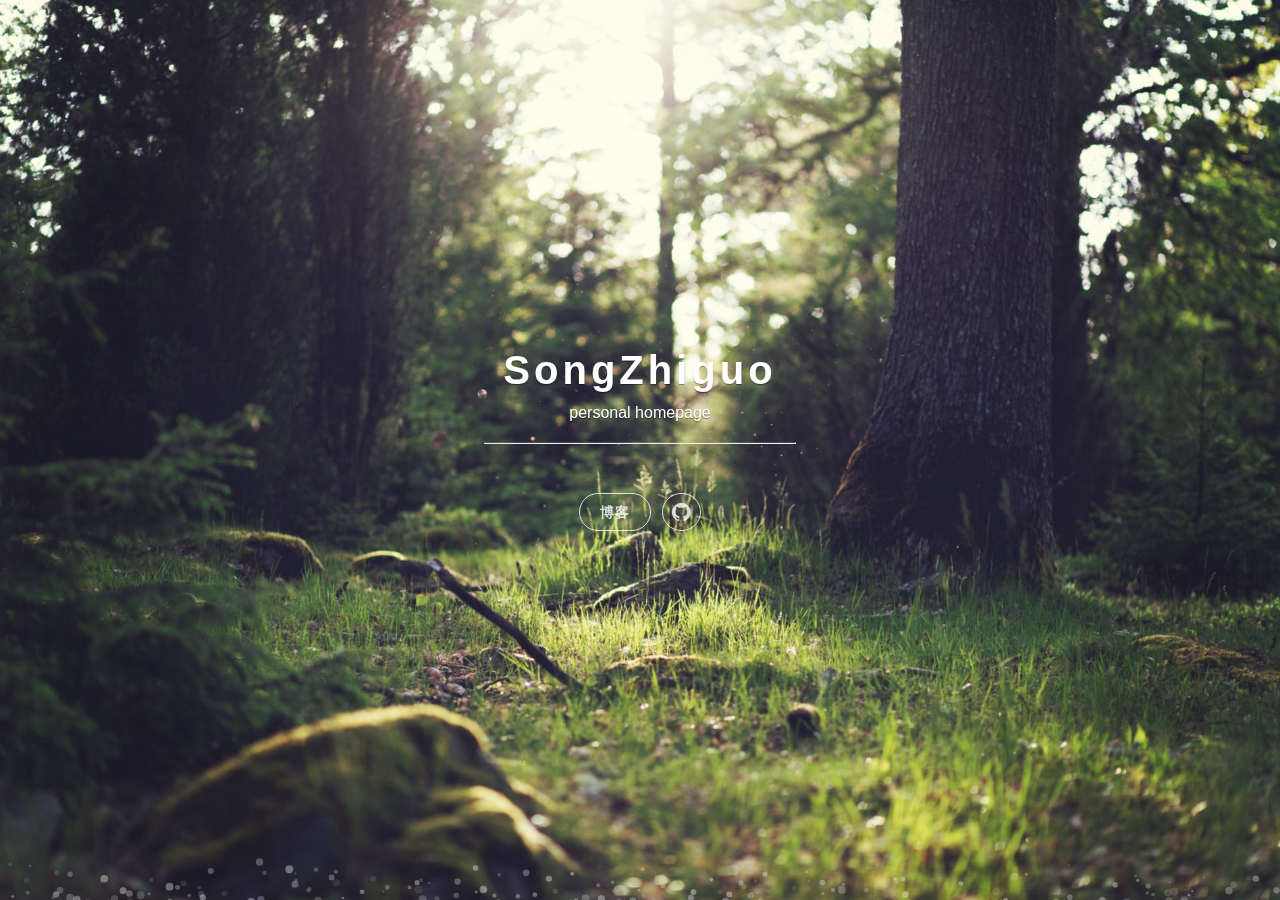
<file: index.html>
<!DOCTYPE html>
<html>

<head>
    <title>Song Zhiguo</title>
    <meta http-equiv="Content-Type" content="text/html; charset=UTF-8">
    <meta name="viewport" content="initial-scale=1, maximum-scale=1, user-scalable=no">
    <link rel="shortcut icon" type="image/x-icon" href="/favicon.ico?v=2.6.0">
    <link rel="stylesheet" href="./lib/css/animate.css">
    <style>
        @font-face {
            font-family: "foundation-icons";
            src: url("./lib/fonts/foundation-icons.eot");
            src: url("./lib/fonts/foundation-icons.eot?#iefix") format("embedded-opentype"), url("./lib/fonts/foundation-icons.woff") format("woff"), url("./lib/fonts/foundation-icons.ttf") format("truetype"), url("./lib/fonts/foundation-icons.svg#fontcustom") format("svg");
            font-weight: normal;
            font-style: normal
        }

        .icon:before {
            font-family: "foundation-icons";
            font-style: normal;
            font-weight: normal;
            font-variant: normal;
            text-transform: none;
            line-height: 1;
            -webkit-font-smoothing: antialiased;
            display: inline-block;
            text-decoration: inherit
        }

        .icon-list:before {
            content: "\f169"
        }

        .icon-social-github:before {
            content: "\f1c9"
        }

        .icon-x-circle:before {
            content: "\f216"
        }

        body {
            font-family: "Raleway", Verdana, sans-serif, 宋体, serif, "Droid Serif", Helvetica Neue, Helvetica, Arial;
            font-size: 1em;
            color: #666
        }

        h1 {
            margin-top: 0;
            font-size: 3.2em;
            line-height: 1.2em;
            letter-spacing: .05em
        }

        ol li,
        ul li {
            margin: 0 0 .2em 0;
            line-height: 1.6em
        }

        a {
            text-decoration: none;
            color: #069
        }

        .hidden {
            display: none!important
        }

        #wrapper {
            z-index: 1;
            position: absolute;
            left: 0;
            top: 0;
            width: 100%;
            height: 100%;
            overflow: hidden;
            background-image: url(./images/bg.jpg);
            background-size: cover;
            background-position: center center
        }

        #canvas {
            z-index: 1;
            position: absolute;
            left: 0;
            top: 0
        }

        .wrapper-main {
            display: table;
            width: 100%;
            height: 100%
        }

        .wrapper-main-inner {
            display: table-cell;
            vertical-align: middle;
            position: relative;
            z-index: 800;
            padding: 0 60px
        }

        .wrapper-inverted {
            font-weight: 100;
            text-align: center;
            color: #FFF;
            text-shadow: 0 1px 1px rgba(0, 0, 0, 0.4)
        }

        .wrapper-main-content {
            max-width: 620px;
            margin: 0 auto
        }

        .wrapper-title {
            margin: 0 0 10px 0;
            font-size: 2.5em;
            letter-spacing: 4px;
            color: #FFF
        }

        @media(max-width:1100px) {
            .wrapper-title {
                font-size: 2em;
                margin-bottom: 10px
            }
        }

        .wrapper-cover__divider {
            width: 50%;
            margin: 20px auto;
            border-top: 1px solid rgba(255, 255, 255, 0.14)
        }

        .cover-navigation {
            margin-top: 10px
        }

        nav {
            display: inline-block;
            position: relative;
        }

        .navigation {
            float: left;
            position: relative;
            padding: 0;
            list-style-type: none
        }

        .navigation__item {
            display: inline-block;
            margin: 3px 3px;
            line-height: 1em
        }

        .navigation__item a {
            display: block;
            position: relative;
            border-color: #FFF;
            color: #FFF;
            opacity: .8;
            padding: 10px 20px;
            border: 1px solid #fff;
            border-radius: 20px;
            font-size: .9em;
            font-weight: bold;
            letter-spacing: 1px;
            text-shadow: none;
            -webkit-font-smoothing: antialiased
        }

        .navigation--social a {
            padding: 6px 8px 6px 9px
        }

        .navigation--social a .label {
            display: none
        }

        .label {
            position: relative;
            display: inline-block;
            padding: 8px 18px 9px 18px;
            background: #069;
            border-radius: 3px;
            text-align: center;
            color: #FFF
        }

        .navigation--social a .icon {
            display: block;
            font-size: 1.7em
        }

        .btn-mobile-menu {
            display: none;
            position: fixed;
            z-index: 9999;
            top: 0;
            right: 0;
            left: 0;
            width: 100%;
            height: 42px;
            background: rgba(13, 71, 77, 0.98);
            border-bottom: 1px solid rgba(255, 255, 255, 0.1);
            text-align: center
        }

        .btn-mobile-menu__icon,
        .btn-mobile-close__icon {
            position: relative;
            top: 3px;
            font-size: 36px;
            color: #FFF
        }

        @media(max-width:960px) {
            .navigation-wrapper {
                display: none;
                position: fixed;
                top: 42px;
                right: 0;
                left: 0;
                width: 100%;
                padding: 20px 0;
                background: rgba(51, 51, 51, 0.8);
                border-bottom: 1px solid rgba(255, 255, 255, 0.15)
            }
            .cover-navigation {
                display: block;
                position: relative;
                float: left;
                clear: left;
                width: 100%
            }
            .cover-navigation .navigation {
                display: block;
                width: 100%
            }
            .navigation__item {
                width: 100%;
                margin: 0 0 .4em 0
            }
            .cover-navigation .navigation li {
                width: 80%;
                margin-bottom: .4em
            }
            .cover-navigation.navigation--social .navigation li {
                display: inline-block;
                width: 25.8%
            }
            .btn-mobile-menu {
                display: block
            }
            .navigation-wrapper.visible {
                display: block
            }
        }
    </style>
</head>

<body>
    <span class="mobile btn-mobile-menu">
        <i class="icon icon-list btn-mobile-menu__icon"></i>
        <i class="icon icon-x-circle btn-mobile-close__icon hidden"></i>
    </span>
    <div id="wrapper">
        <div class="wrapper-main">
            <div class="wrapper-main-inner wrapper-inverted">
                <div class="wrapper-main-content">
                    <h1 class="wrapper-cover-title wrapper-title">SongZhiguo</h1>
                    <span>personal homepage</span>
                    <hr class="wrapper-cover__divider">
                    <div class="navigation-wrapper">
                        <nav class="cover-navigation cover-navigation--primary">
                            <ul class="navigation">
                                <li class="navigation__item">
                                    <a href="https://www.gosnails.pro/">博客</a>
                                </li>
                            </ul>
                        </nav>
                        <nav class="cover-navigation navigation--social">
                            <ul class="navigation">
                                <li class="navigation__item">
                                    <a href="https://github.com/Faustun">
                                        <i class="icon icon-social-github"></i>
                                        <span class="label">GitHub</span>
                                    </a>
                                </li>
                            </ul>
                        </nav>
                    </div>
                </div>
            </div>

        </div>
        <canvas id="canvas"></canvas>
    </div>
    <script src="./lib/js/jquery-3.2.1.min.js"></script>
    <script>
        (function () {
            var lastTime = 0;
            var vendors = ['ms', 'moz', 'webkit', 'o'];
            for (var x = 0; x < vendors.length && !window.requestAnimationFrame; ++x) {
                window.requestAnimationFrame = window[vendors[x] + 'RequestAnimationFrame'];
                window.cancelAnimationFrame = window[vendors[x] + 'CancelAnimationFrame']
                    || window[vendors[x] + 'CancelRequestAnimationFrame'];
            }

            if (!window.requestAnimationFrame)
                window.requestAnimationFrame = function (callback, element) {
                    var currTime = new Date().getTime();
                    var timeToCall = Math.max(0, 16 - (currTime - lastTime));
                    var id = window.setTimeout(function () { callback(currTime + timeToCall); },
                        timeToCall);
                    lastTime = currTime + timeToCall;
                    return id;
                };

            if (!window.cancelAnimationFrame)
                window.cancelAnimationFrame = function (id) {
                    clearTimeout(id);
                };
        }());
        (function () {

            var width, height, canvas, ctx, circles, target, animateHeader = true;

            // Main
            initHeader();
            addListeners();

            function initHeader() {
                width = window.innerWidth;
                height = window.innerHeight;
                target = { x: 0, y: height };

                canvas = document.getElementById('canvas');
                canvas.width = width;
                canvas.height = height;
                ctx = canvas.getContext('2d');

                // create particles
                circles = [];
                for (var x = 0; x < width * 0.5; x++) {
                    var c = new Circle();
                    circles.push(c);
                }
                animate();
            }

            // Event handling
            function addListeners() {
                window.addEventListener('scroll', scrollCheck);
                window.addEventListener('resize', resize);
            }

            function scrollCheck() {
                if (document.body.scrollTop > height) animateHeader = false;
                else animateHeader = true;
            }

            function resize() {
                width = window.innerWidth;
                height = window.innerHeight;
                canvas.width = width;
                canvas.height = height;
            }

            function animate() {
                if (animateHeader) {
                    ctx.clearRect(0, 0, width, height);
                    for (var i in circles) {
                        circles[i].draw();
                    }
                }
                requestAnimationFrame(animate);
            }

            // Canvas manipulation
            function Circle() {
                var _this = this;

                // constructor
                (function () {
                    _this.pos = {};
                    init();
                })();

                function init() {
                    _this.pos.x = Math.random() * width;
                    _this.pos.y = height + Math.random() * 100;
                    _this.alpha = 0.1 + Math.random() * 0.3;
                    _this.scale = 0.1 + Math.random() * 0.3;
                    _this.velocity = Math.random();
                }

                this.draw = function () {
                    if (_this.alpha <= 0) {
                        init();
                    }
                    _this.pos.y -= _this.velocity;
                    _this.alpha -= 0.0005;
                    ctx.beginPath();
                    ctx.arc(_this.pos.x, _this.pos.y, _this.scale * 10, 0, 2 * Math.PI, false);
                    ctx.fillStyle = 'rgba(255,255,255,' + _this.alpha + ')';
                    ctx.fill();
                };
            }

        })(); 
    </script>
    <script>
        $('.btn-mobile-menu').click(function () {
            $('.navigation-wrapper').toggleClass('visible animated fadeInDown');
            $('.btn-mobile-menu__icon').toggleClass('icon-list icon-x-circle animated fadeIn');
        });
        $('.navigation-wrapper .blog-button').click(function () {
            $('.btn-mobile-menu__icon').toggleClass('icon-list icon-x-circle animated fadeIn');
        });
    </script>
</body>

</html>
</file>
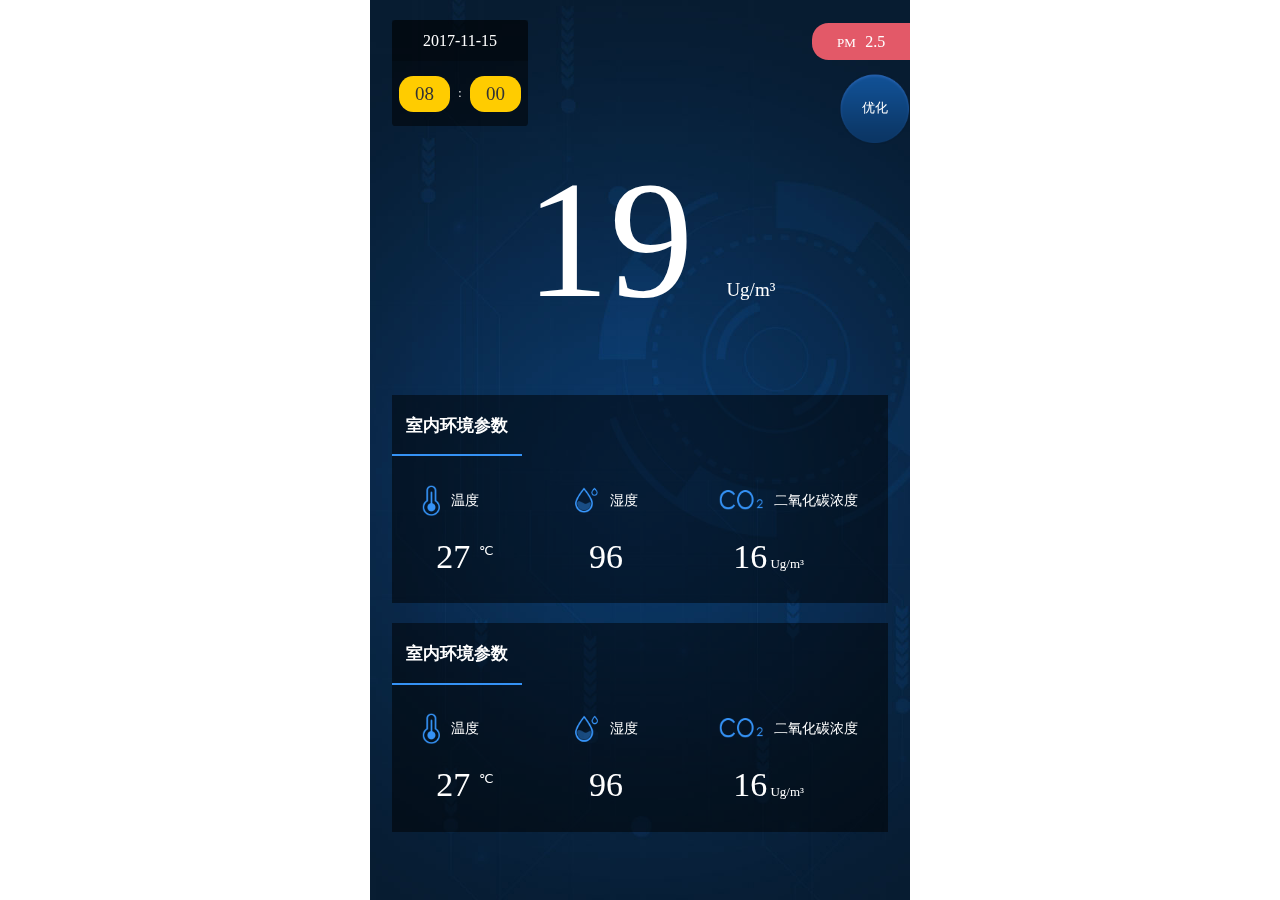
<file: view/weather/index.html>
<!DOCTYPE html>
<html lang="en">
<head>
    <meta charset="UTF-8">
    <meta name="viewport" content="width=device-width, initial-scale=1, maximum-scale=1, minimum-scale=1, user-scalable=no">
    <title>Title</title>
    <script>
        !function(a,b){function c(){var b=f.getBoundingClientRect().width;b/i>540&&(b=540*i);var c=b/10;f.style.fontSize=c+"px",k.rem=a.rem=c}var d,e=a.document,f=e.documentElement,g=e.querySelector('meta[name="viewport"]'),h=e.querySelector('meta[name="flexible"]'),i=0,j=0,k=b.flexible||(b.flexible={});if(g){console.warn("将根据已有的meta标签来设置缩放比例");var l=g.getAttribute("content").match(/initial\-scale=([\d\.]+)/);l&&(j=parseFloat(l[1]),i=parseInt(1/j))}else if(h){var m=h.getAttribute("content");if(m){var n=m.match(/initial\-dpr=([\d\.]+)/),o=m.match(/maximum\-dpr=([\d\.]+)/);n&&(i=parseFloat(n[1]),j=parseFloat((1/i).toFixed(2))),o&&(i=parseFloat(o[1]),j=parseFloat((1/i).toFixed(2)))}}if(!i&&!j){var p=(a.navigator.appVersion.match(/android/gi),a.navigator.appVersion.match(/iphone/gi)),q=a.devicePixelRatio;i=p?q>=3&&(!i||i>=3)?3:q>=2&&(!i||i>=2)?2:1:1,j=1/i}if(f.setAttribute("data-dpr",i),!g)if(g=e.createElement("meta"),g.setAttribute("name","viewport"),g.setAttribute("content","initial-scale="+j+", maximum-scale="+j+", minimum-scale="+j+", user-scalable=no"),f.firstElementChild)f.firstElementChild.appendChild(g);else{var r=e.createElement("div");r.appendChild(g),e.write(r.innerHTML)}a.addEventListener("resize",function(){clearTimeout(d),d=setTimeout(c,300)},!1),a.addEventListener("pageshow",function(a){a.persisted&&(clearTimeout(d),d=setTimeout(c,300))},!1),"complete"===e.readyState?e.body.style.fontSize=12*i+"px":e.addEventListener("DOMContentLoaded",function(){e.body.style.fontSize=12*i+"px"},!1),c(),k.dpr=a.dpr=i,k.refreshRem=c,k.rem2px=function(a){var b=parseFloat(a)*this.rem;return"string"==typeof a&&a.match(/rem$/)&&(b+="px"),b},k.px2rem=function(a){var b=parseFloat(a)/this.rem;return"string"==typeof a&&a.match(/px$/)&&(b+="rem"),b}}(window,window.lib||(window.lib={}));
    </script>
    <script src="./js/iscroll.js"></script>
    <script src="./js/Utils.js"></script>
    <script>
        var myScroll;

        function loaded () {
            myScroll = new IScroll('#wrapper',{ mouseWheel: true });
        }
        document.addEventListener('touchmove', function (e) { e.preventDefault(); }, isPassive() ? {
                capture: false,
                passive: false
            } : false);
    </script>
    <link rel="stylesheet" href="./css/normalize.css">
    <link rel="stylesheet" href="./css/main.css">
</head>
<body onload="loaded()">
    <div class="wrapper" id="wrapper">
        <div id="scroller">
            <div class="showy">
                <div class="showy-top">
                    <div class="showy-top-date">
                        <div class="showy-top-day">
                            2017-11-15
                        </div>
                        <div class="showy-top-hours">

                            <span class="hours back-box">08</span>:
                            <span class="minutes back-box">00</span>
                        </div>
                    </div>
                    <div class="pm">PM<span>2.5</span></div>
                    <div class="optimize">优化</div>
                </div>
                <div class="showy-data">
                    <span>19</span>Ug/m³
                </div>
            </div>
            <div class="parameter">
                <div class="parameter-item">
                    <h3 class="parameter-item-title">
                        <span>室内环境参数</span>
                    </h3>
                    <div class="parameter-item-master">
                        <div class="temperature">
                            <div class="temperature-text">
                                <i class="icon-temperature"></i>温度</div>
                            <div class="temperature-num">27 <sup>℃</sup></div>
                        </div>
                        <div class="temperature">
                            <div class="temperature-text">
                                <i class="icon-humidity"></i>
                                湿度</div>
                            <div class="temperature-num">96</div>
                        </div>
                        <div class="temperature">
                            <div class="temperature-text"><i class="icon-co2"></i> 二氧化碳浓度</div>
                            <div class="temperature-num">16<sub> Ug/m³</sub></div>
                        </div>
                    </div>
                </div>
                <div class="parameter-item">
                    <h3 class="parameter-item-title">
                        <span>室内环境参数</span>
                    </h3>
                    <div class="parameter-item-master">
                        <div class="temperature">
                            <div class="temperature-text">
                                <i class="icon-temperature"></i>温度</div>
                            <div class="temperature-num">27 <sup>℃</sup></div>
                        </div>
                        <div class="temperature">
                            <div class="temperature-text">
                                <i class="icon-humidity"></i>
                                湿度</div>
                            <div class="temperature-num">96</div>
                        </div>
                        <div class="temperature">
                            <div class="temperature-text"><i class="icon-co2"></i> 二氧化碳浓度</div>
                            <div class="temperature-num">16<sub> Ug/m³</sub></div>
                        </div>
                    </div>
                </div>
            </div>
        </div>
    </div>
</body>
</html>
</file>
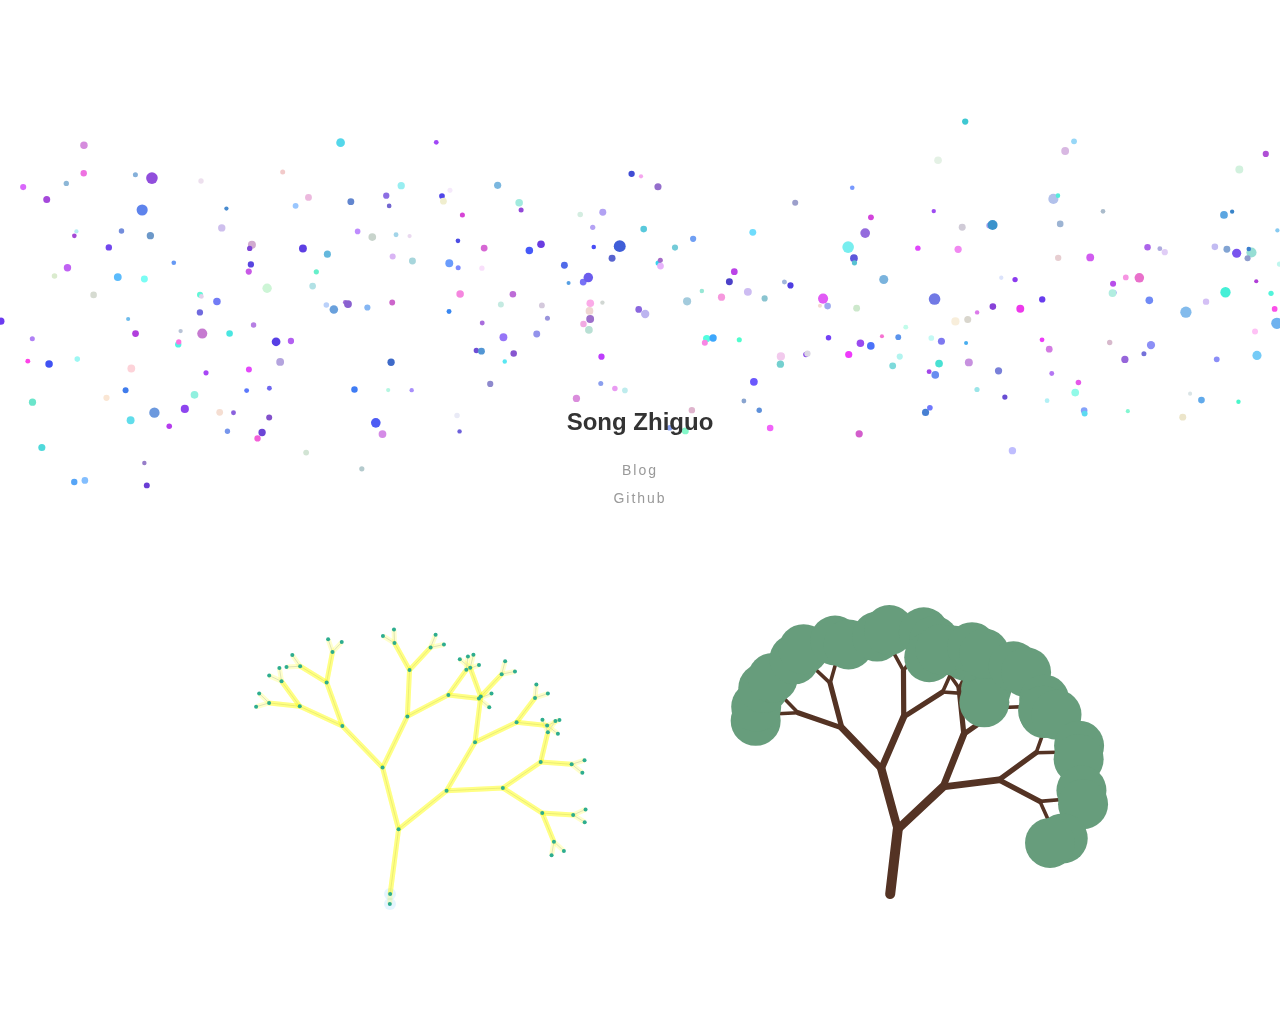
<file: index1.html>
<!DOCTYPE html>
<html>
    <head>
        <title>Song Zhiguo</title>
        <meta http-equiv="Content-Type" content="text/html; charset=UTF-8">
        <meta name="viewport" content="initial-scale=1, maximum-scale=1, user-scalable=no">
        <script type="text/javascript" src="js/verlet-1.0.0.js"></script>
        <style>
            html, body {
                overflow: hidden;
                margin: 0;
            }
            body {
                font-family: 'Open Sans', 'Helvetica Neue', 'Hiragino Sans GB', 'LiHei Pro', Arial, sans-serif;
                color: #333;
            }
            #wrapper {
              z-index: 2;
              position: absolute;
              top: 50%;
              left: 50%;
              text-align: center;
              width: 160px;
              transform: translate(-50%, -50%);
              -webkit-user-select: none;
              -moz-user-select: none;
              user-select: none;
            }
            p {
                font-size: 14px;
                line-height: 2em;
                margin: 0;
                letter-spacing: 2px;
            }
            a {
                color: #999;
                text-decoration: none;
                transition: color .2s ease;
            }
            a:hover {
                color: #f33;
            }
            #canvas {
              position: absolute;
              top: 0;
              left: 0;
              z-index: 0;
              width: 100%;
              height: 100%;
              pointer-events: none;
            }
            #scratch {
              position: absolute;
              left: 50%;
              bottom: -114px;
              transform: translateX(-50%);
            }
            @media (max-width: 992px) {
              #scratch,
              #canvas {
                display: none;
              }
            }
        </style>

        </script>
    </head>
    <body>
        <div id="wrapper">
          <h2>Song Zhiguo</h2>
          <p><a href="https://songzhiguo.github.io/blogs/" target="_blank">Blog</a></p>
          <p><a href="https://github.com/Songzhiguo" target="_blank">Github</a></p>
        </div>
        <canvas id="canvas"></canvas>
        <canvas id="scratch" style="width: 1000px;"></canvas>
  <script src="./js/fq_canvas.js"></script>
  <script src="./js/fq_ball.js"></script>
  <script>
    const canvas = document.querySelector('#canvas');
    const ctx = canvas.getContext('2d');
    let pr = window.devicePixelRatio || 1;
    let wt = window.innerWidth;
    let ht = window.innerHeight;
    
    let W = canvas.width = wt*pr;
    let H = canvas.height = ht*pr;
    
    const balls = [];
    
    for(var i=0; i<300; i++){
      balls.push(new Ball({
        x: W * Math.random(),
        y: H/6 * Math.random(),
        g: Math.random() * 0.2 + 0.1,
        f: -(Math.random() * 0.5 + 0.4),
        r: Math.random() > 0.9 ? Math.random() * 2 + 4 : Math.random() * 2 + 2,
        fs: `rgb(${~~(55 + 200 * Math.random())},${~~(55 + 200 * Math.random())},${~~(200 + 55 * Math.random())})`
      }));
    }

    (function render(){
      window.requestAnimationFrame(render, canvas);
      ctx.clearRect(0, 0, W, H);
      
      for(let i=0; i<balls.length; i++){
        balls[i].vy += balls[i].g;
        balls[i].y += balls[i].vy;
        if(balls[i].y >= H - balls[i].r){
          balls[i].y = H - balls[i].r;
          balls[i].vy *= balls[i].f;
        }
        balls[i].render(ctx);
      }
    })();
  </script>
  <script type="text/javascript">

  function lerp(a, b, p) {
    return (b - a) * p + a;
  }

  VerletJS.prototype.tree = function (origin, depth, branchLength, segmentCoef, theta) {

    var lineCoef = 0.7;
    this.origin = origin;
    this.base = new Particle(origin);
    this.root = new Particle(origin.add(new Vec2(0, 10)));


    var composite = new this.Composite();
    composite.particles.push(this.base);
    composite.particles.push(this.root);
    composite.pin(0);
    composite.pin(1);


    var branch = function (parent, i, nMax, coef, normal) {
      var particle = new Particle(parent.pos.add(normal.scale(branchLength * coef)));
      composite.particles.push(particle);

      var dc = new DistanceConstraint(parent, particle, lineCoef);
      dc.p = i / nMax; // a hint for drawing
      composite.constraints.push(dc);

      particle.leaf = !(i < nMax);

      if (i < nMax) {
        var a = branch(particle, i + 1, nMax, coef * coef, normal.rotate(new Vec2(0, 0), -theta));
        var b = branch(particle, i + 1, nMax, coef * coef, normal.rotate(new Vec2(0, 0), theta));


        var jointStrength = lerp(0.7, 0, i / nMax);
        composite.constraints.push(new AngleConstraint(parent, particle, a, jointStrength));
        composite.constraints.push(new AngleConstraint(parent, particle, b, jointStrength));
      }

      return particle;
    }

    var firstBranch = branch(this.base, 0, depth, segmentCoef, new Vec2(0, -1));

    composite.constraints.push(new AngleConstraint(this.root, this.base, firstBranch, 1));

    // animates the tree at the beginning
    var noise = 10;
    var i;
    for (i = 0; i < composite.particles.length; ++i)
      composite.particles[i].pos.mutableAdd(new Vec2(Math.floor(Math.random() * noise, Math.floor(Math.random() * noise))));

    this.composites.push(composite);
    return composite;
  }

  window.onload = function () {
    var canvas = document.getElementById("scratch");

    // canvas dimensions
    var width = parseInt(canvas.style.width);
    var height = window.innerHeight + 114;

    // retina
    var dpr = window.devicePixelRatio || 1;
    canvas.width = width * dpr;
    canvas.height = height * dpr;
    canvas.getContext("2d").scale(dpr, dpr);

    // simulation
    var sim = new VerletJS(width, height, canvas);
    sim.gravity = new Vec2(0, 0);
    sim.friction = 0.98;

    // entities
    var tree1 = sim.tree(new Vec2(width / 4, height - 120), 5, 70, 0.95, (Math.PI / 2) / 3);
    var tree2 = sim.tree(new Vec2(width - width / 4, height - 120), 5, 70, 0.95, (Math.PI / 2) / 3);

    tree2.drawParticles = function (ctx, composite) {
      var i;
      for (i = 0; i < composite.particles.length; ++i) {
        var particle = composite.particles[i];
        if (particle.leaf) {

          ctx.beginPath();
          ctx.arc(particle.pos.x, particle.pos.y, 25, 0, 2 * Math.PI);
          ctx.fillStyle = "#679d7c";
          ctx.fill();
        }
      }
    }

    tree2.drawConstraints = function (ctx, composite) {
      var i;

      ctx.save();
      ctx.strokeStyle = "#543324";
      ctx.lineCap = "round";

      for (i = 0; i < composite.constraints.length; ++i) {
        var constraint = composite.constraints[i];
        if (!(constraint instanceof DistanceConstraint && typeof constraint.p != "undefined"))
          continue;

        ctx.beginPath();
        ctx.moveTo(constraint.a.pos.x, constraint.a.pos.y);
        ctx.lineTo(constraint.b.pos.x, constraint.b.pos.y);
        ctx.lineWidth = lerp(10, 2, constraint.p);
        ctx.stroke();
      }

      ctx.restore();
    }


    // animation loop
    var loop = function () {
      sim.frame(16);
      sim.draw();
      requestAnimFrame(loop);
    };

    loop();
  };

  
</script>

    </body>
</html>
</file>
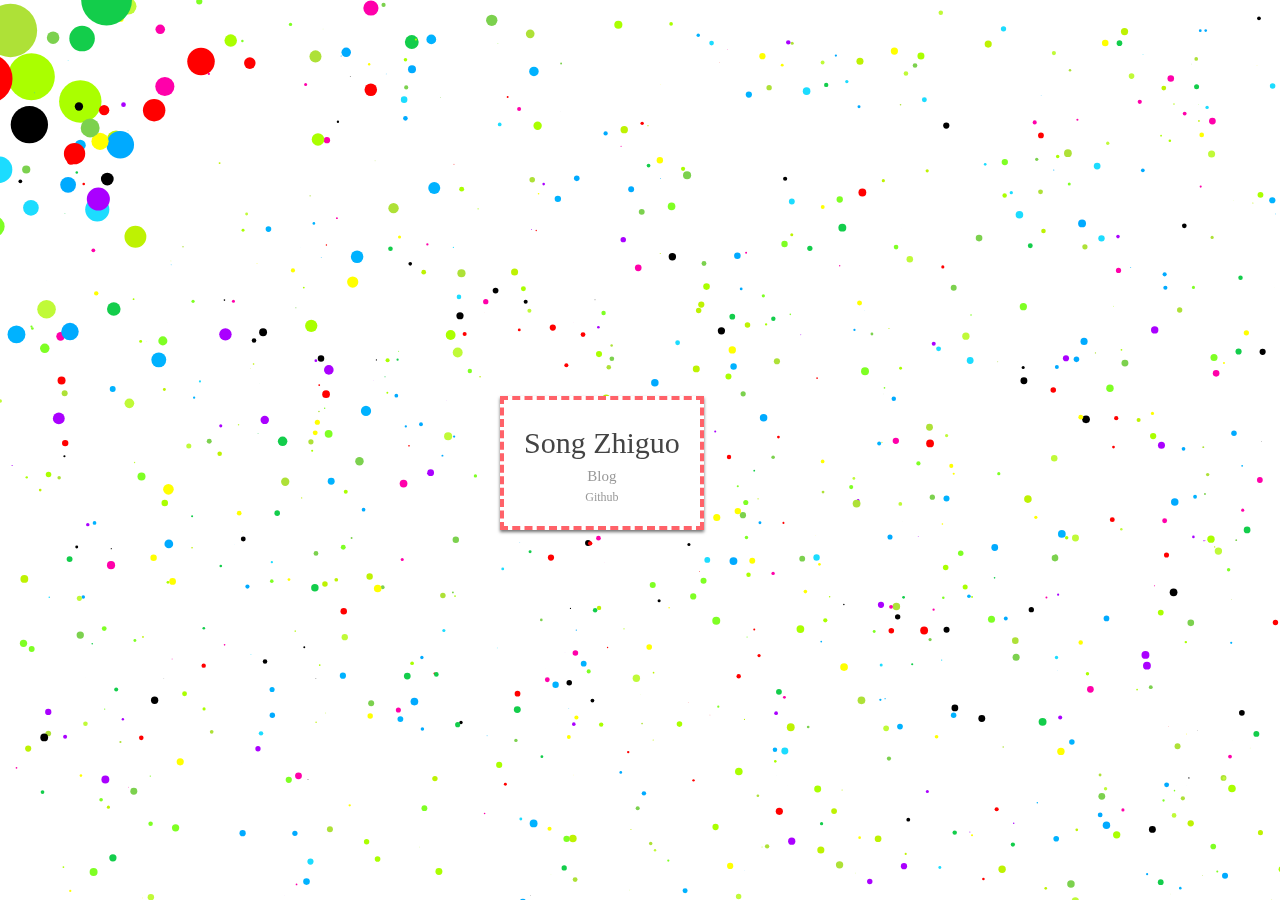
<file: index2.html>
<!DOCTYPE html>
<html>
    <head>
      <title>Song Zhiguo</title>
      <meta http-equiv="Content-Type" content="text/html; charset=UTF-8">
      <meta name="viewport" content="initial-scale=1, maximum-scale=1, user-scalable=no">
      <style type="text/css">
        body{font:12px/1.5 Tahoma,'Microsoft Yahei','Simsun';color:#444;text-align:center;}
        #wrapper{position:absolute;top:50%;left:50%;margin-left:-123px;position:fixed;top:44%;left:50%;margin-left:-140px;background:#FFF;box-shadow:0 2px 3px rgba(0,0,0,0.56);border:4px dashed #FF6269;padding:20px;}p{margin:0;}
        body,canvas{overflow-y:hidden;overflow-x:hidden;width:100%;margin:0;}
        a {
            color: #999;
            text-decoration: none;
            transition: color .2s ease;
          }
          a:hover {
            color: #f33;
          }
      </style>
    </head>
    <body>
      <div id="wrapper">
        <p style="font-size:30px;">Song Zhiguo</p>
        <p style="font-size:15px;"><a href="https://songzhiguo.github.io/blogs/" target="_blank">Blog</a></p>
        <p><a href="https://github.com/Songzhiguo" target="_blank">Github</a></p>
      </div>
      <canvas id="canvas"></canvas>
      <script type="text/javascript">
        function init(){for(canvas=document.getElementById("canvas"),context=canvas.getContext("2d"),canvas.height=window.innerHeight,canvas.width=window.innerWidth,mouse={x:0,y:0},colors=["#af0","#7CD14E","#1CDCFF","#FFFF00","#FF0000","#aee137","#bef202","#00b2ff","#7fff24","#13cd4b","#c0fa38","#f0a","#a0f","#0af","#000000"],canvas.addEventListener("mousemove",MouseMove,!1),canvas.addEventListener("mousedown",MouseDown,!1),canvas.addEventListener("mouseup",MouseUp,!1),window.addEventListener("resize",canvasResize,!1),dotsHolder=[],mouseMove=!1,mouseDown=!1,i=0;1e3>i;i++)dotsHolder.push(new dots);!function(){var c,a=0,b=["ms","moz","webkit","o"];for(c=0;c<b.length&&!window.requestAnimationFrame;++c)window.requestAnimationFrame=window[b[c]+"RequestAnimationFrame"],window.cancelAnimationFrame=window[b[c]+"CancelAnimationFrame"]||window[b[c]+"CancelRequestAnimationFrame"];window.requestAnimationFrame||(window.requestAnimationFrame=function(b){var d=(new Date).getTime(),e=Math.max(0,16-(d-a)),f=window.setTimeout(function(){b(d+e)},e);return a=d+e,f}),window.cancelAnimationFrame||(window.cancelAnimationFrame=function(a){clearTimeout(a)})}()}function canvasResize(){canvas.height=window.innerHeight,canvas.width=window.innerWidth,cancelAnimationFrame(animate)}function MouseUp(){mouseMove&&(mouseMove=!1),mouseDown&&(mouseDown=!1)}function MouseDown(){mouseDown=!0}function MouseMove(a){mouse.x=a.pageX-canvas.offsetLeft,mouse.y=a.pageY-canvas.offsetTop,mouseMove&&(context.lineTo(mouseX,mouseY),context.stroke())}function dots(){this.xPos=Math.random()*canvas.width,this.yPos=Math.random()*canvas.height,this.color=colors[Math.floor(Math.random()*colors.length)],this.radius=10*Math.random(),this.vx=Math.cos(this.radius),this.vy=Math.sin(this.radius),this.stepSize=Math.random()/10,this.step=0,this.friction=7,this.speedX=this.vx,this.speedY=this.vy}function animate(){requestAnimationFrame(animate),dots.draw()}var cek,ttif,cmur;window.onload=init(),deco=unescape;cek=window.location,ttif=deco("%u4EBA%u4F5C%u6B7B%2C%u5C31%u4F1A%u6B7B"),cmur=deco(""),-1==cek.host.indexOf(cmur)&&(document.body.innerHTML=ttif),dots.draw=function(){var a,b,c,d,e,f,g,h,i,j,k;for(context.clearRect(0,0,canvas.width,canvas.height),a=0;a<dotsHolder.length;a++)dot=dotsHolder[a],context.beginPath(),f=dot.xPos-mouse.x,g=dot.yPos-mouse.y,b=Math.sqrt(f*f+g*g),c=Math.max(Math.min(75/(b/dot.radius),7),1),context.fillStyle=dot.color,dot.xPos+=dot.vx,dot.yPos+=dot.vy,dot.xPos<-50&&(dot.xPos=canvas.width+50),dot.yPos<-50&&(dot.yPos=canvas.height+50),dot.xPos>canvas.width+50&&(dot.xPos=-50),dot.yPos>canvas.height+50&&(dot.yPos=-50),context.arc(dot.xPos,dot.yPos,dot.radius/2.5*c,0,2*Math.PI,!1),context.fill(),mouseDown&&(d=164,e=Math.sqrt((dot.xPos-mouse.x)*(dot.xPos-mouse.x)+(dot.yPos-mouse.y)*(dot.yPos-mouse.y)),f=dot.xPos-mouse.x,g=dot.yPos-mouse.y,d>e&&(h=d/(e*e),i=(mouse.x-dot.xPos)%e/7,j=(mouse.y-dot.yPos)%e/dot.friction,k=2*h/dot.friction,dot.vx-=k*i,dot.vy-=k*j),dot.vx>dot.speed?(dot.vx=dot.speed/dot.friction,dot.vy=dot.speed/dot.friction):dot.vy>dot.speed&&(dot.vy=dot.speed/dot.friction))},animate();
      </script>
    </body>
</html>
</file>
<file: view/weather/css/main.css>
* {
    -webkit-box-sizing: border-box;
    box-sizing: border-box;
}

body {
    font-family: "微软雅黑";
}

.clearfix:before,
.clearfix:after {
    content: " ";
    display: table;
}

.clearfix:after {
    clear: both;
}

#wrapper {
    position: absolute;
    z-index: 1;
    top: 0;
    bottom: 0;
    left: 50%;
    overflow: hidden;
    width: 10rem;
    margin-left: -5rem;
    color: #fff;
    background: url("../images/bg.jpg") no-repeat;
    background-size: cover;
}

#scroller {
    position: absolute;
    z-index: 1;
    -webkit-tap-highlight-color: rgba(0, 0, 0, 0);
    width: 100%;
    -webkit-transform: translateZ(0);
    transform: translateZ(0);
    -webkit-touch-callout: none;
    -webkit-user-select: none;
    -moz-user-select: none;
    -ms-user-select: none;
    user-select: none;
    -webkit-text-size-adjust: none;
    -moz-text-size-adjust: none;
    -ms-text-size-adjust: none;
    -o-text-size-adjust: none;
    text-size-adjust: none;
}

.title {
    width: 10rem;
    height: 1.33333333rem;
    line-height: 1.33333333rem;
    padding-left: 0.46666667rem;
    font-size: 17px;
    margin: 0;
    font-weight: 500;
    background-color: #071d34;
}

[data-dpr="2"] .title {
    font-size: 33px;
}

[data-dpr="2.5"] .title {
    font-size: 41px;
}

[data-dpr="2.75"] .title {
    font-size: 45px;
}

[data-dpr="3"] .title {
    font-size: 50px;
}

[data-dpr="4"] .title {
    font-size: 66px;
}

.title .icon-close {
    position: relative;
    display: inline-block;
    width: 14px;
    height: 14px;
    margin-right: 0.46666667rem;
    top: 1px;
    background: url("[data-uri]") no-repeat;
    background-size: cover;
}

[data-dpr="2"] .title .icon-close {
    width: 28px;
}

[data-dpr="2.5"] .title .icon-close {
    width: 35px;
}

[data-dpr="2.75"] .title .icon-close {
    width: 39px;
}

[data-dpr="3"] .title .icon-close {
    width: 42px;
}

[data-dpr="4"] .title .icon-close {
    width: 56px;
}

[data-dpr="2"] .title .icon-close {
    height: 28px;
}

[data-dpr="2.5"] .title .icon-close {
    height: 35px;
}

[data-dpr="2.75"] .title .icon-close {
    height: 39px;
}

[data-dpr="3"] .title .icon-close {
    height: 42px;
}

[data-dpr="4"] .title .icon-close {
    height: 56px;
}

[data-dpr="2"] .title .icon-close {
    top: 2px;
}

[data-dpr="2.5"] .title .icon-close {
    top: 3px;
}

[data-dpr="2.75"] .title .icon-close {
    top: 3px;
}

[data-dpr="3"] .title .icon-close {
    top: 3px;
}

[data-dpr="4"] .title .icon-close {
    top: 4px;
}

.showy {
    width: 100%;
    height: 7.30666667rem;
}

.showy .showy-top {
    position: relative;
    width: 10rem;
    height: 2.66666667rem;
    padding-left: 0.4rem;
    padding-top: 0.37333333rem;
}

.showy .showy-top .showy-top-date {
    width: 2.53333333rem;
    height: 1.96rem;
    border-radius: 0.06666667rem;
    background-color: rgba(0, 0, 0, 0.5);
}

.showy .showy-top .showy-top-day {
    width: 100%;
    text-align: center;
    height: 0.76rem;
    line-height: 0.76rem;
    font-size: 16px;
    background-color: rgba(0, 0, 0, 0.2);
}

[data-dpr="2"] .showy .showy-top .showy-top-day {
    font-size: 32px;
}

[data-dpr="2.5"] .showy .showy-top .showy-top-day {
    font-size: 40px;
}

[data-dpr="2.75"] .showy .showy-top .showy-top-day {
    font-size: 44px;
}

[data-dpr="3"] .showy .showy-top .showy-top-day {
    font-size: 48px;
}

[data-dpr="4"] .showy .showy-top .showy-top-day {
    font-size: 64px;
}

.showy .showy-top .showy-top-hours {
    height: 1.2rem;
    display: -webkit-box;
    display: -ms-flexbox;
    display: flex;
    -webkit-box-pack: center;
    -moz-justify-content: center;
    -ms-flex-pack: center;
    justify-content: center;
    -webkit-box-align: center;
    -moz-align-items: center;
    -ms-flex-align: center;
    align-items: center;
}

.showy .showy-top .back-box {
    width: 0.93333333rem;
    height: 0.66666667rem;
    line-height: 0.66666667rem;
    text-align: center;
    font-size: 19px;
    border-radius: 0.26666667rem;
    color: #333;
    background-color: #ffcc00;
}

[data-dpr="2"] .showy .showy-top .back-box {
    font-size: 38px;
}

[data-dpr="2.5"] .showy .showy-top .back-box {
    font-size: 48px;
}

[data-dpr="2.75"] .showy .showy-top .back-box {
    font-size: 52px;
}

[data-dpr="3"] .showy .showy-top .back-box {
    font-size: 57px;
}

[data-dpr="4"] .showy .showy-top .back-box {
    font-size: 76px;
}

.showy .showy-top .hours {
    margin-right: 0.16rem;
}

.showy .showy-top .minutes {
    margin-left: 0.16rem;
}

.showy .showy-top .pm {
    position: absolute;
    right: 0;
    top: 0.42666667rem;
    width: 1.81333333rem;
    height: 0.69333333rem;
    line-height: 0.69333333rem;
    border-top-left-radius: 0.30666667rem;
    border-bottom-left-radius: 0.30666667rem;
    font-size: 13px;
    text-align: center;
    background-color: #e35968;
}

[data-dpr="2"] .showy .showy-top .pm {
    font-size: 25px;
}

[data-dpr="2.5"] .showy .showy-top .pm {
    font-size: 31px;
}

[data-dpr="2.75"] .showy .showy-top .pm {
    font-size: 34px;
}

[data-dpr="3"] .showy .showy-top .pm {
    font-size: 38px;
}

[data-dpr="4"] .showy .showy-top .pm {
    font-size: 50px;
}

.showy .showy-top .pm span {
    padding-left: 0.17333333rem;
    font-size: 16px;
}

[data-dpr="2"] .showy .showy-top .pm span {
    font-size: 32px;
}

[data-dpr="2.5"] .showy .showy-top .pm span {
    font-size: 40px;
}

[data-dpr="2.75"] .showy .showy-top .pm span {
    font-size: 44px;
}

[data-dpr="3"] .showy .showy-top .pm span {
    font-size: 48px;
}

[data-dpr="4"] .showy .showy-top .pm span {
    font-size: 64px;
}

.showy .showy-top .optimize {
    position: absolute;
    right: 0;
    bottom: 0;
    width: 1.30666667rem;
    height: 1.30666667rem;
    line-height: 1.30666667rem;
    font-size: 13px;
    text-align: center;
    background: url("../images/optimize_bg.png") no-repeat;
    background-size: cover;
}

[data-dpr="2"] .showy .showy-top .optimize {
    font-size: 26px;
}

[data-dpr="2.5"] .showy .showy-top .optimize {
    font-size: 33px;
}

[data-dpr="2.75"] .showy .showy-top .optimize {
    font-size: 36px;
}

[data-dpr="3"] .showy .showy-top .optimize {
    font-size: 39px;
}

[data-dpr="4"] .showy .showy-top .optimize {
    font-size: 52px;
}

.showy .showy-data {
    width: 100%;
    height: 4.64rem;
    padding-left: 2.88rem;
    font-size: 19px;
}

[data-dpr="2"] .showy .showy-data {
    font-size: 38px;
}

[data-dpr="2.5"] .showy .showy-data {
    font-size: 48px;
}

[data-dpr="2.75"] .showy .showy-data {
    font-size: 52px;
}

[data-dpr="3"] .showy .showy-data {
    font-size: 57px;
}

[data-dpr="4"] .showy .showy-data {
    font-size: 76px;
}

.showy .showy-data span {
    margin-right: 0.61333333rem;
    font-size: 3.10666667rem;
}

.parameter {
    width: 100%;
    padding-left: 0.4rem;
    padding-right: 0.4rem;
    padding-bottom: 0.36rem;
}

.parameter .parameter-item + .parameter-item {
    margin-top: 0.36rem;
}

.parameter .parameter-item {
    width: 100%;
    height: 3.86666667rem;
    background-color: rgba(0, 0, 0, 0.5);
}

.parameter .parameter-item .parameter-item-title {
    margin: 0;
    height: 1.14666667rem;
    font-size: 17px;
}

[data-dpr="2"] .parameter .parameter-item .parameter-item-title {
    font-size: 34px;
}

[data-dpr="2.5"] .parameter .parameter-item .parameter-item-title {
    font-size: 43px;
}

[data-dpr="2.75"] .parameter .parameter-item .parameter-item-title {
    font-size: 47px;
}

[data-dpr="3"] .parameter .parameter-item .parameter-item-title {
    font-size: 51px;
}

[data-dpr="4"] .parameter .parameter-item .parameter-item-title {
    font-size: 68px;
}

.parameter .parameter-item .parameter-item-title span {
    float: left;
    height: 1.14666667rem;
    line-height: 1.14666667rem;
    padding-left: 0.26666667rem;
    padding-right: 0.26666667rem;
    border-bottom-width: 0.05333333rem;
    border-bottom-color: #3592f5;
    border-bottom-style: solid;
}

.parameter .parameter-item .parameter-item-master {
    height: 2.72rem;
    padding-left: 0.56rem;
    padding-right: 0.56rem;
    display: -webkit-box;
    display: -ms-flexbox;
    display: flex;
    -webkit-box-pack: justify;
    -moz-justify-content: space-between;
    -ms-flex-pack: justify;
    justify-content: space-between;
    -webkit-box-align: center;
    -moz-align-items: center;
    -ms-flex-align: center;
    align-items: center;
}

.parameter .parameter-item .parameter-item-master .temperature {
    font-size: 14px;
}

[data-dpr="2"] .parameter .parameter-item .parameter-item-master .temperature {
    font-size: 28px;
}

[data-dpr="2.5"] .parameter .parameter-item .parameter-item-master .temperature {
    font-size: 35px;
}

[data-dpr="2.75"] .parameter .parameter-item .parameter-item-master .temperature {
    font-size: 39px;
}

[data-dpr="3"] .parameter .parameter-item .parameter-item-master .temperature {
    font-size: 42px;
}

[data-dpr="4"] .parameter .parameter-item .parameter-item-master .temperature {
    font-size: 56px;
}

.parameter .parameter-item .parameter-item-master .temperature .temperature-text {
    height: 0.61333333rem;
    line-height: 0.61333333rem;
    display: -webkit-box;
    display: -ms-flexbox;
    display: flex;
    -webkit-box-align: center;
    -moz-align-items: center;
    -ms-flex-align: center;
    align-items: center;
    margin-bottom: 0.4rem;
}

.parameter .parameter-item .parameter-item-master .temperature .temperature-text .icon-temperature {
    display: inline-block;
    width: 0.33333333rem;
    height: 0.57333333rem;
    margin-right: 0.21333333rem;
    background: url("[data-uri]");
    background-size: cover;
}

.parameter .parameter-item .parameter-item-master .temperature .temperature-text .icon-humidity {
    display: inline-block;
    width: 0.44rem;
    height: 0.49333333rem;
    margin-right: 0.21333333rem;
    background: url("[data-uri]") no-repeat;
    background-size: cover;
}

.parameter .parameter-item .parameter-item-master .temperature .temperature-text .icon-co2 {
    display: inline-block;
    width: 0.81333333rem;
    height: 0.37333333rem;
    margin-right: 0.21333333rem;
    background: url("[data-uri]") no-repeat;
    background-size: cover;
}

.parameter .parameter-item .parameter-item-master .temperature .temperature-num {
    font-size: 34px;
    padding-left: 0.26666667rem;
}

[data-dpr="2"] .parameter .parameter-item .parameter-item-master .temperature .temperature-num {
    font-size: 68px;
}

[data-dpr="2.5"] .parameter .parameter-item .parameter-item-master .temperature .temperature-num {
    font-size: 85px;
}

[data-dpr="2.75"] .parameter .parameter-item .parameter-item-master .temperature .temperature-num {
    font-size: 94px;
}

[data-dpr="3"] .parameter .parameter-item .parameter-item-master .temperature .temperature-num {
    font-size: 102px;
}

[data-dpr="4"] .parameter .parameter-item .parameter-item-master .temperature .temperature-num {
    font-size: 136px;
}

.parameter .parameter-item .parameter-item-master .temperature .temperature-num sup {
    font-size: 13px;
    top: -1em;
}

[data-dpr="2"] .parameter .parameter-item .parameter-item-master .temperature .temperature-num sup {
    font-size: 26px;
}

[data-dpr="2.5"] .parameter .parameter-item .parameter-item-master .temperature .temperature-num sup {
    font-size: 33px;
}

[data-dpr="2.75"] .parameter .parameter-item .parameter-item-master .temperature .temperature-num sup {
    font-size: 36px;
}

[data-dpr="3"] .parameter .parameter-item .parameter-item-master .temperature .temperature-num sup {
    font-size: 39px;
}

[data-dpr="4"] .parameter .parameter-item .parameter-item-master .temperature .temperature-num sup {
    font-size: 52px;
}

.parameter .parameter-item .parameter-item-master .temperature .temperature-num sub {
    font-size: 13px;
    bottom: 0;
}

[data-dpr="2"] .parameter .parameter-item .parameter-item-master .temperature .temperature-num sub {
    font-size: 26px;
}

[data-dpr="2.5"] .parameter .parameter-item .parameter-item-master .temperature .temperature-num sub {
    font-size: 33px;
}

[data-dpr="2.75"] .parameter .parameter-item .parameter-item-master .temperature .temperature-num sub {
    font-size: 36px;
}

[data-dpr="3"] .parameter .parameter-item .parameter-item-master .temperature .temperature-num sub {
    font-size: 39px;
}

[data-dpr="4"] .parameter .parameter-item .parameter-item-master .temperature .temperature-num sub {
    font-size: 52px;
}

/*# sourceMappingURL=[data-uri] */
</file>
